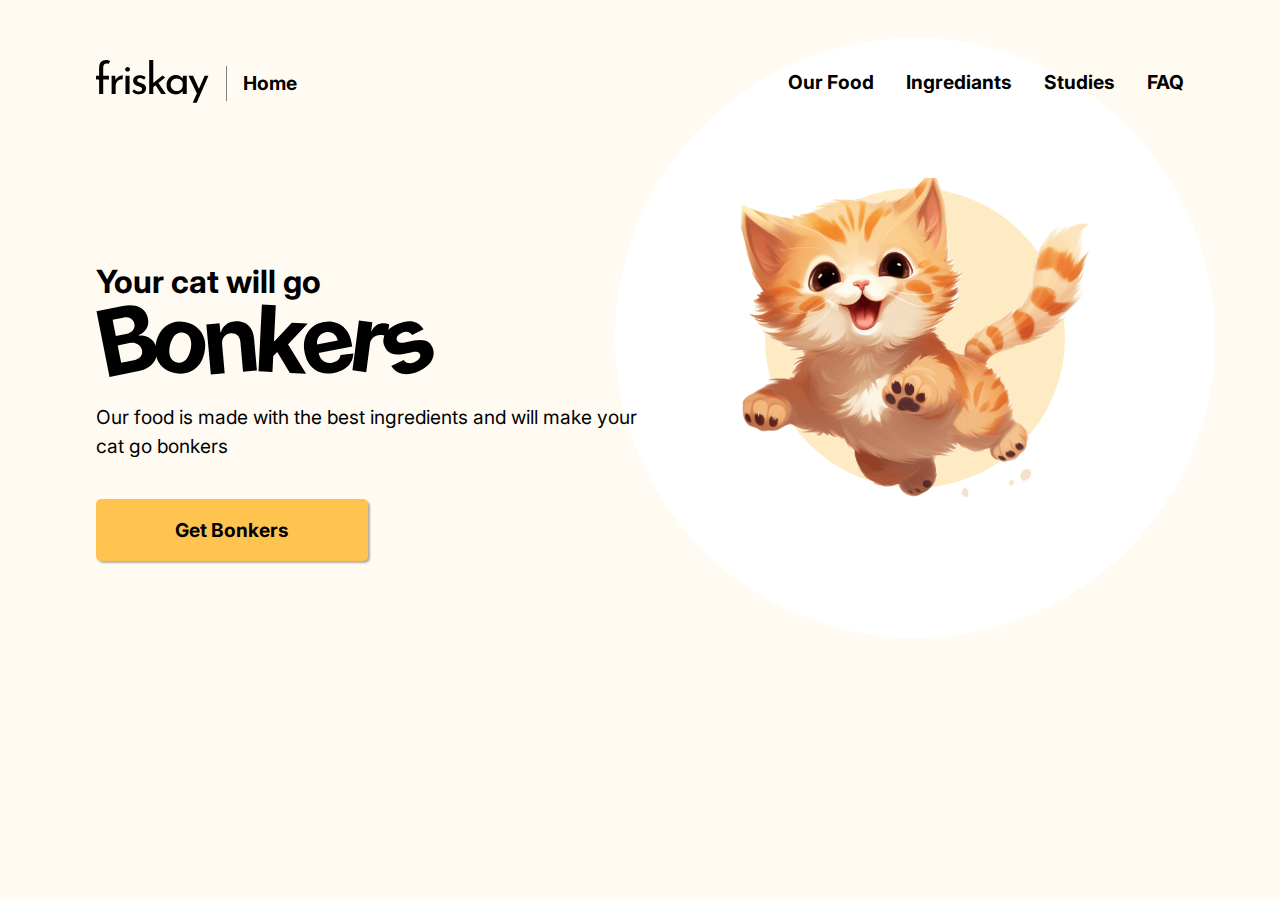
<file: index.html>
<!DOCTYPE html>
<html lang="en">
<head>
    <meta charset="UTF-8">
    <meta name="viewport" content="width=device-width, initial-scale=1.0">
    <title>Kitty Food</title>
    <link rel="preconnect" href="https://fonts.googleapis.com">
    <link rel="preconnect" href="https://fonts.gstatic.com" crossorigin>
    <link href="https://fonts.googleapis.com/css2?family=Inter:ital,opsz,wght@0,14..32,100..900;1,14..32,100..900&display=swap" rel="stylesheet">
    <link rel="stylesheet" href="css/main.css">
</head>
<body>
    <div class="wrap">
        <header>
            <div class="header-left">
                <a href="index.html" class="logo">
                    <img src="media/kitty_kot.svg" alt="Kitty_kot logo">
                </a>
                <div class="divider" class="hide-mobile"></div>
                <a href="#" class="home hide-mobile">Home</a>
            </div>
            <nav>
                <a href="#" class="menu-open hide-desktop">
                    <img src="media/menu.svg" alt="Opne menu">
                </a>
                <ul>
                    <li>
                        <a href="#" class="menu-close hide-desktop" >
                            <img src="media/close.svg" alt="Close menu">
                        </a>
                    </li>
                    <li><a href="ourfood.html">Our Food</a></li>             
                    <li><a href="ingrediants.html">Ingrediants</a></li>             
                    <li><a href="studies.html">Studies</a></li>             
                    <li><a href="faq.html">FAQ</a></li>             
                </ul>
            </nav>
        </header>
        
        <main>
            <h1>Your cat will go <img src="media/bonkers.svg" alt=" Text says bonkers"></h1>
            <p class="subhead">Our food is made with the best 
                ingredients and 
                will make your cat go bonkers
            </p>
            <a href="bonkers.html" class="primary-cta">Get Bonkers</a>
        </main>

        <div class="cat-container">
            <div class="cat">
                <img class="cat-mobile" src="media/cat.png" alt="Cat Illustration">
                <div class="inner-circle"></div>
                <div class="outer-circle"></div>
            </div>
        </div>
    </div> 
    
    <script src="js/script.js"></script>
    
    <!-- <script>

        const menu = document.querySelector('nav ul');
        const menuBtn = document.querySelector('.menu-open');
        const closeBtn = document.querySelector('.menu-close');

        menuBtn.addEventListener('click', () => {
            menu.classList.add('open');

        });

        closeBtn.addEventListener('click', () => {
            menu.classList.remove('open');

        });
    </script>   -->
</body>
</html>

    <!-- <div class="element">
        <a>TEST ELEMENT</a>
    </div> -->
</file>
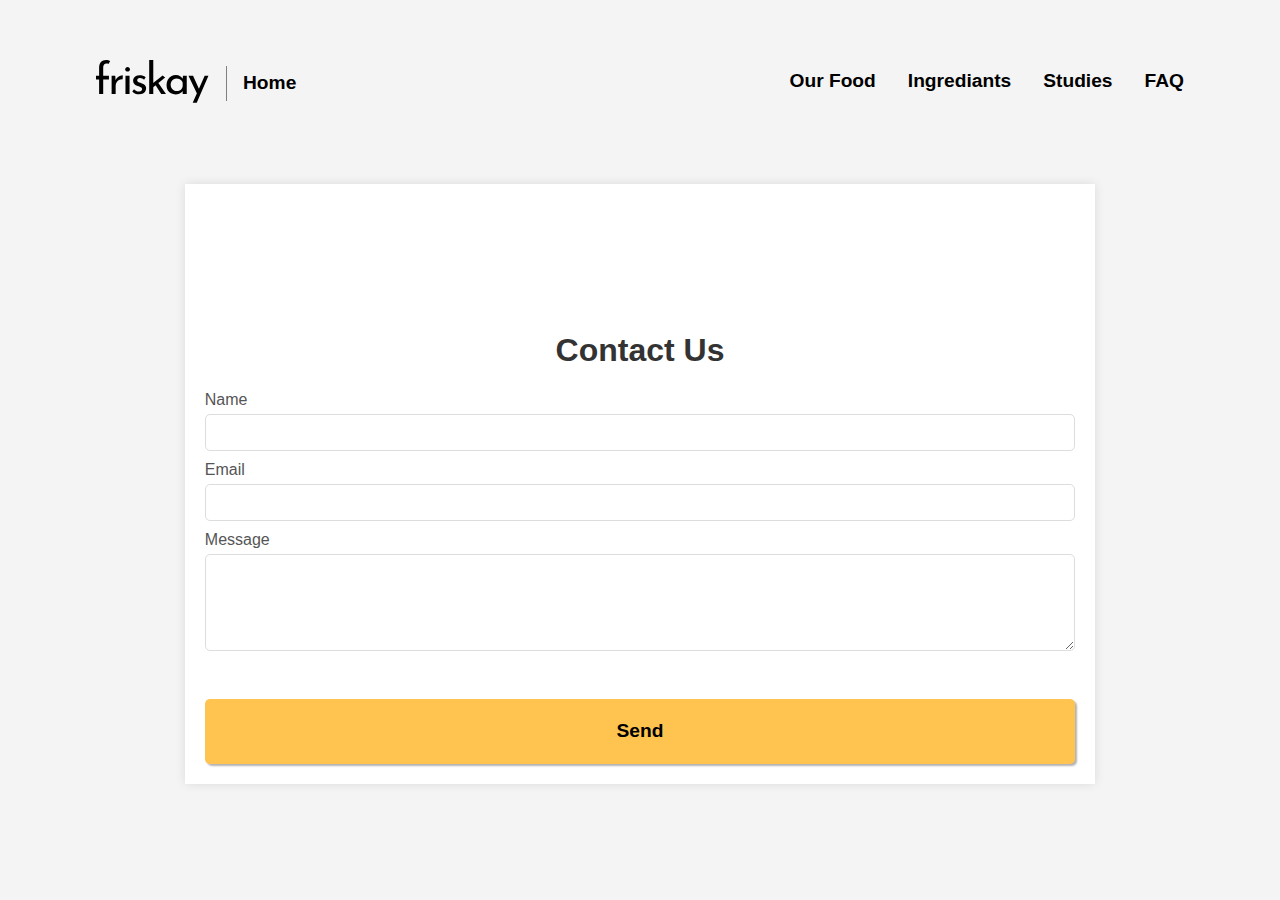
<file: bonkers.html>
<!DOCTYPE html>
<html lang="en">
<head>
    <meta charset="UTF-8">
    <meta name="viewport" content="width=device-width, initial-scale=1.0">
    <title>Contact Us</title>
    <link rel="preconnect" href="https://fonts.gstatic.com" crossorigin>
    <link href="https://fonts.googleapis.com/css2?family=Inter:ital,opsz,wght@0,14..32,100..900;1,14..32,100..900&display=swap" rel="stylesheet">
    <link rel="stylesheet" href="css/main.css">
    <style>
        body {
            font-family: Arial, sans-serif;
            background-color: #f4f4f4;
            margin: 0;
            padding: 0;
        }
        .container {
            width: 80%;
            margin: 0 auto;
            background: #fff;
            padding: 20px;
            box-shadow: 0 0 10px rgba(0, 0, 0, 0.1);
            margin-top: 50px;
        }
        h1 {
            text-align: center;
            color: #333;
        }
        form {
            display: flex;
            flex-direction: column;
        }
        label {
            margin-bottom: 5px;
            color: #555;
        }
        input, textarea {
            margin-bottom: 10px;
            padding: 10px;
            border: 1px solid #ddd;
            border-radius: 5px;
        }
        .but {

            background-color: #ffc44f;
                color: black;
                border-color: transparent;

                width: 100%;
                padding: 1em;

                display: block;
                box-sizing: border-box;
                border-radius: 5px;
                text-decoration: none;
                text-align: center;
                font-weight: bold;
                font-size: 1.2rem;

                margin-top: 2em;
                box-shadow: 2px 2px 2px rgba(0, 0, 0, 0.3);
                transition: background-color 0.3s ease-in-out;
                
                   
            /* padding: 10px;
            border: none;
            background: #333;
            color: #fff;
            border-radius: 5px;
          
            cursor: pointer; */
        }
        .but:hover {
            background-color: #ffb300;
            color: white; }
        
    </style>
</head>
<body>
    <div class="wrap">
        <header>
            <div class="header-left">
                <a href="index.html" class="logo">
                    <img src="media/kitty_kot.svg" alt="Kitty_kot logo">
                </a>
                <div class="divider" class="hide-mobile"></div>
                <a href="#" class="home hide-mobile">Home</a>
            </div>
            <nav>
                <a href="#" class="menu-open hide-desktop">
                    <img src="media/menu.svg" alt="Opne menu">
                </a>
                <ul>
                    <li>
                        <a href="#" class="menu-close hide-desktop" >
                            <img src="media/close.svg" alt="Close menu">
                        </a>
                    </li>
                    <li><a href="ourfood.html">Our Food</a></li>             
                    <li><a href="ingrediants.html">Ingrediants</a></li>             
                    <li><a href="studies.html">Studies</a></li>             
                    <li><a href="faq.html">FAQ</a></li>             
                </ul>
            </nav>
        </header>


    <div class="container">
        <h1>Contact Us</h1>
        <form action="#" method="post">
            <label for="name">Name</label>
            <input type="text" id="name" name="name" required>

            <label for="email">Email</label>
            <input type="email" id="email" name="email" required>

            <label for="message">Message</label>
            <textarea id="message" name="message" rows="5" required></textarea>

            <button class="but" type="submit">Send</button>
        </form>
    </div>

    <script src="js/script.js"></script>
</body>
</html>
</file>
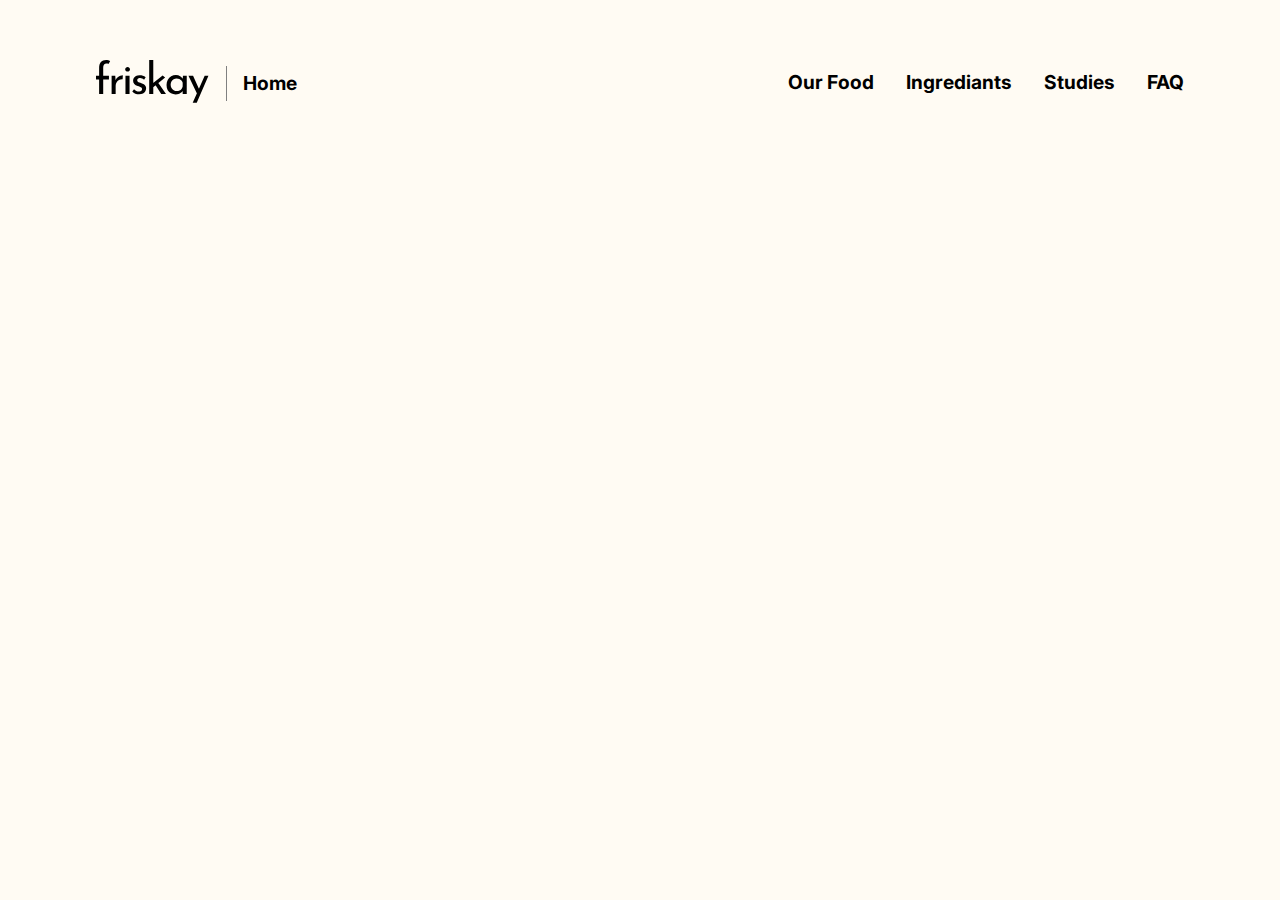
<file: faq.html>
<!DOCTYPE html>
<html lang="en">
<head>
    <meta charset="UTF-8">
    <meta name="viewport" content="width=device-width, initial-scale=1.0">
    <title>Friskay-FAQ</title>
    <link rel="preconnect" href="https://fonts.googleapis.com">
    <link rel="preconnect" href="https://fonts.gstatic.com" crossorigin>
    <link href="https://fonts.googleapis.com/css2?family=Inter:ital,opsz,wght@0,14..32,100..900;1,14..32,100..900&display=swap" rel="stylesheet">
    <link rel="stylesheet" href="css/main.css">
</head>
<body>
    <div class="wrap">
        <header>
            <div class="header-left">
                <a href="index.html" class="logo">
                    <img src="media/kitty_kot.svg" alt="Kitty_kot logo">
                </a>
                <div class="divider" class="hide-mobile"></div>
                <a href="#" class="home hide-mobile">Home</a>
            </div>
            <nav>
                <a href="#" class="menu-open hide-desktop">
                    <img src="media/menu.svg" alt="Opne menu">
                </a>
                <ul>
                    <li>
                        <a href="#" class="menu-close hide-desktop" >
                            <img src="media/close.svg" alt="Close menu">
                        </a>
                    </li>
                    <li><a href="ourfood.html">Our Food</a></li>             
                    <li><a href="ingrediants.html">Ingrediants</a></li>             
                    <li><a href="studies.html">Studies</a></li>             
                    <li><a href="faq.html">FAQ</a></li>             
                </ul>
            </nav>
        </header>


        <script src="js/script.js"></script>
    
</body>
</html>
</file>
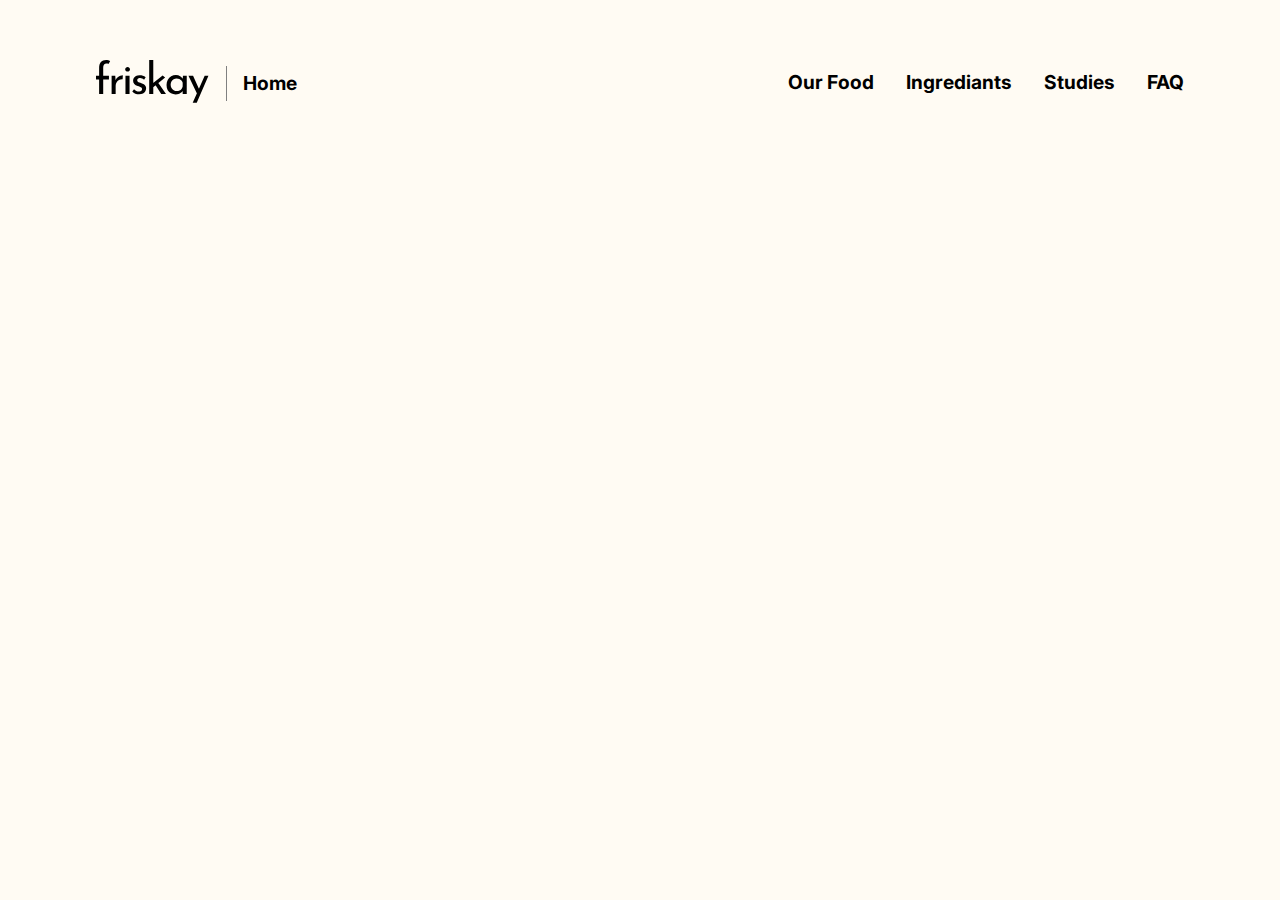
<file: ingrediants.html>
<!DOCTYPE html>
<html lang="en">
<head>
    <meta charset="UTF-8">
    <meta name="viewport" content="width=device-width, initial-scale=1.0">
    <title>Friskay-Ingrediants</title>
    <link rel="preconnect" href="https://fonts.googleapis.com">
    <link rel="preconnect" href="https://fonts.gstatic.com" crossorigin>
    <link href="https://fonts.googleapis.com/css2?family=Inter:ital,opsz,wght@0,14..32,100..900;1,14..32,100..900&display=swap" rel="stylesheet">
    <link rel="stylesheet" href="css/main.css">
</head>
<body>
    <div class="wrap">
        <header>
            <div class="header-left">
                <a href="index.html" class="logo">
                    <img src="media/kitty_kot.svg" alt="Kitty_kot logo">
                </a>
                <div class="divider" class="hide-mobile"></div>
                <a href="#" class="home hide-mobile">Home</a>
            </div>
            <nav>
                <a href="#" class="menu-open hide-desktop">
                    <img src="media/menu.svg" alt="Opne menu">
                </a>
                <ul>
                    <li>
                        <a href="#" class="menu-close hide-desktop" >
                            <img src="media/close.svg" alt="Close menu">
                        </a>
                    </li>
                    <li><a href="ourfood.html">Our Food</a></li>             
                    <li><a href="ingrediants.html">Ingrediants</a></li>             
                    <li><a href="studies.html">Studies</a></li>             
                    <li><a href="faq.html">FAQ</a></li>             
                </ul>
            </nav>
        </header>


        <script src="js/script.js"></script>
    
</body>
</html>
</file>
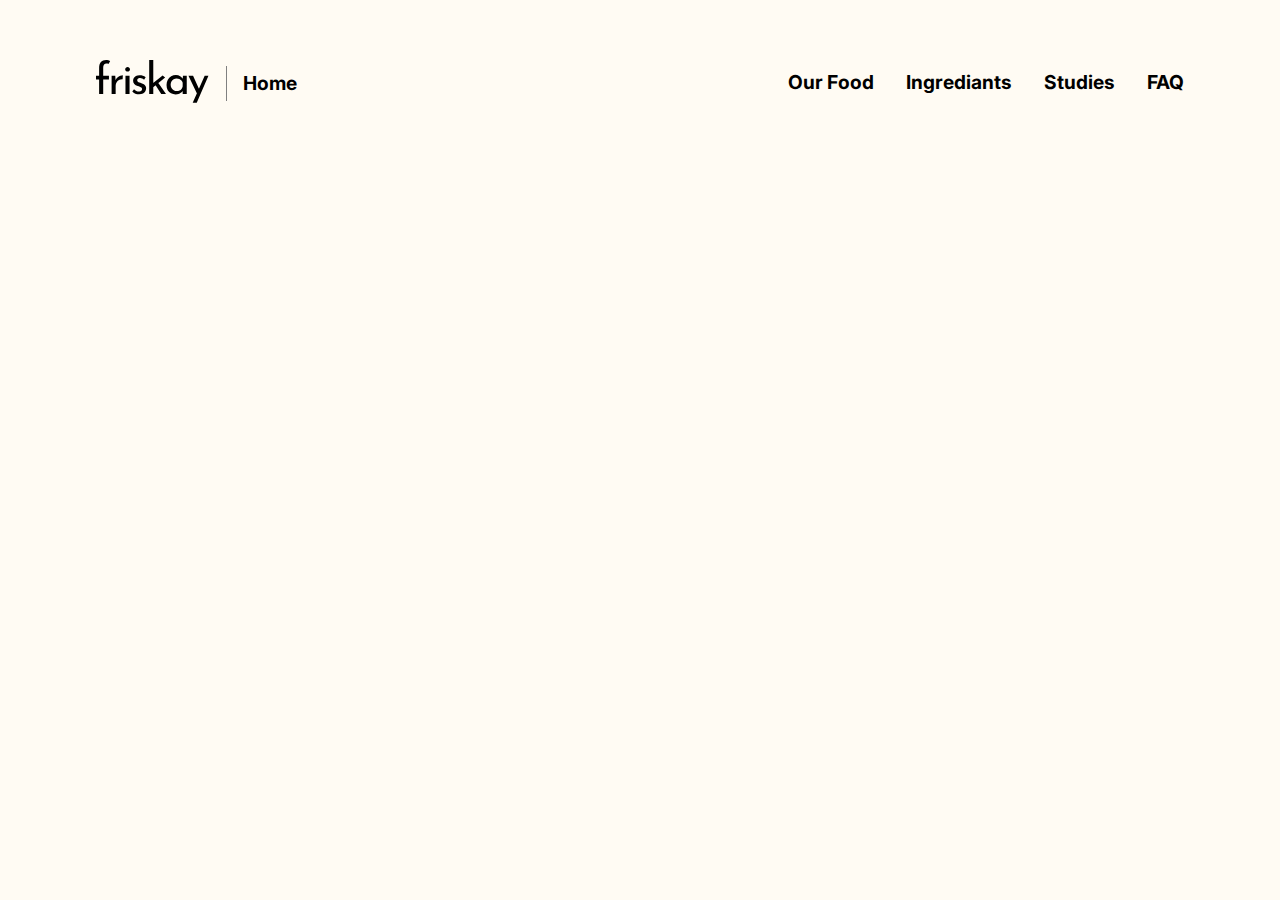
<file: ourfood.html>
<!DOCTYPE html>
<html lang="en">
<head>
    <meta charset="UTF-8">
    <meta name="viewport" content="width=device-width, initial-scale=1.0">
    <title>Friskay-OurFoods</title>
    <link rel="preconnect" href="https://fonts.googleapis.com">
    <link rel="preconnect" href="https://fonts.gstatic.com" crossorigin>
    <link href="https://fonts.googleapis.com/css2?family=Inter:ital,opsz,wght@0,14..32,100..900;1,14..32,100..900&display=swap" rel="stylesheet">
    <link rel="stylesheet" href="css/main.css">
</head>
<body>
    <div class="wrap">
        <header>
            <div class="header-left">
                <a href="index.html" class="logo">
                    <img src="media/kitty_kot.svg" alt="Kitty_kot logo">
                </a>
                <div class="divider" class="hide-mobile"></div>
                <a href="#" class="home hide-mobile">Home</a>
            </div>
            <nav>
                <a href="#" class="menu-open hide-desktop">
                    <img src="media/menu.svg" alt="Opne menu">
                </a>
                <ul>
                    <li>
                        <a href="#" class="menu-close hide-desktop" >
                            <img src="media/close.svg" alt="Close menu">
                        </a>
                    </li>
                    <li><a href="ourfood.html">Our Food</a></li>             
                    <li><a href="ingrediants.html">Ingrediants</a></li>             
                    <li><a href="studies.html">Studies</a></li>             
                    <li><a href="faq.html">FAQ</a></li>             
                </ul>
            </nav>
        </header>


        <script src="js/script.js"></script>
    
</body>
</html>
</file>
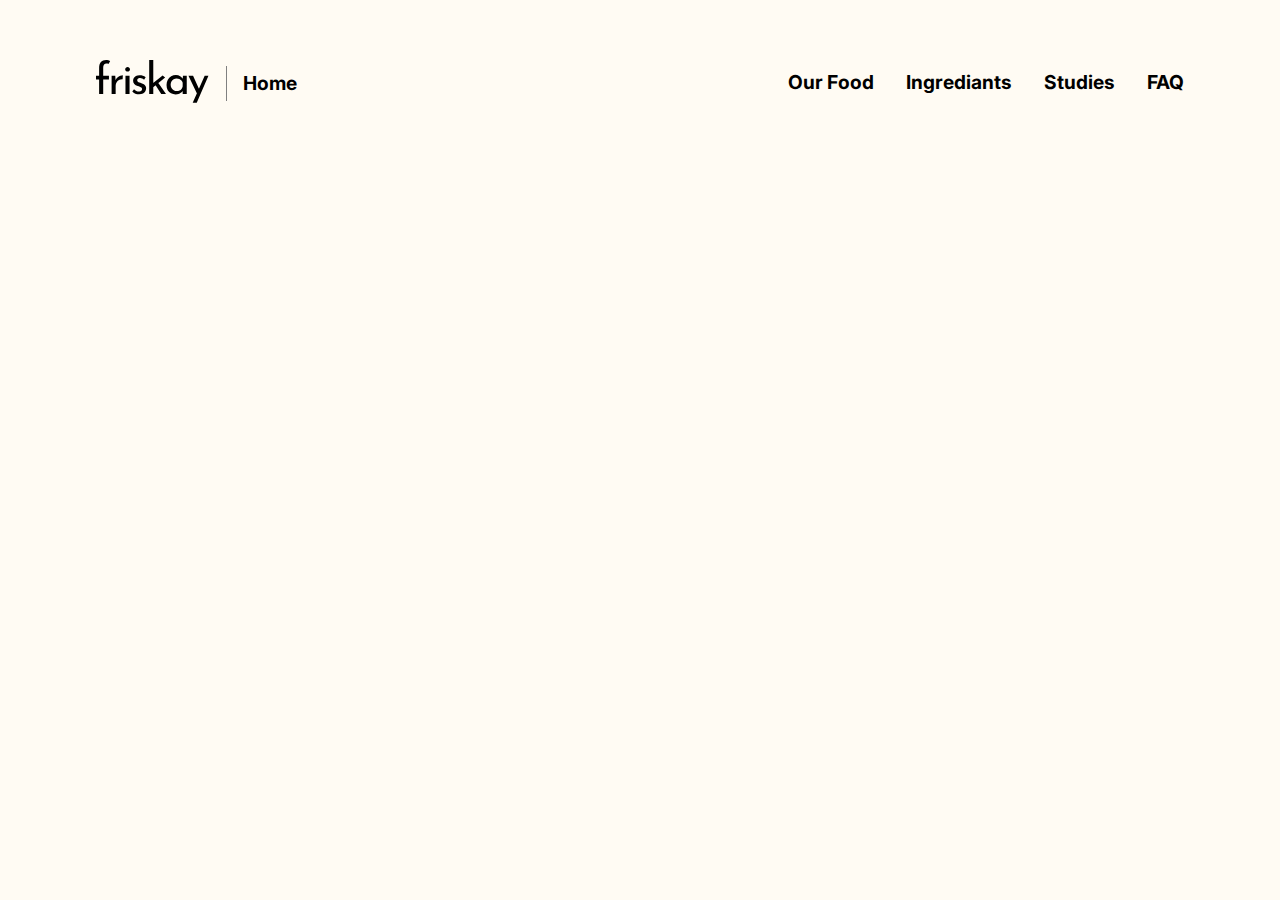
<file: studies.html>
<!DOCTYPE html>
<html lang="en">
<head>
    <meta charset="UTF-8">
    <meta name="viewport" content="width=device-width, initial-scale=1.0">
    <title>Friskay-Studies</title>
    <link rel="preconnect" href="https://fonts.googleapis.com">
    <link rel="preconnect" href="https://fonts.gstatic.com" crossorigin>
    <link href="https://fonts.googleapis.com/css2?family=Inter:ital,opsz,wght@0,14..32,100..900;1,14..32,100..900&display=swap" rel="stylesheet">
    <link rel="stylesheet" href="css/main.css">
</head>
<body>
    <div class="wrap">
        <header>
            <div class="header-left">
                <a href="index.html" class="logo">
                    <img src="media/kitty_kot.svg" alt="Kitty_kot logo">
                </a>
                <div class="divider" class="hide-mobile"></div>
                <a href="#" class="home hide-mobile">Home</a>
            </div>
            <nav>
                <a href="#" class="menu-open hide-desktop">
                    <img src="media/menu.svg" alt="Opne menu">
                </a>
                <ul>
                    <li>
                        <a href="#" class="menu-close hide-desktop" >
                            <img src="media/close.svg" alt="Close menu">
                        </a>
                    </li>
                    <li><a href="ourfood.html">Our Food</a></li>             
                    <li><a href="ingrediants.html">Ingrediants</a></li>             
                    <li><a href="studies.html">Studies</a></li>             
                    <li><a href="faq.html">FAQ</a></li>             
                </ul>
            </nav>
        </header>


        <script src="js/script.js"></script>
    
</body>
</html>
</file>
<file: css/main.css>
.hide-mobile{
    display: none;
}

body{
    background-color: #FFFBF3;
    font-family: 'inter';
    margin: 0;
    padding: 0;
}

.wrap{
    margin: 2em;
}

header{
    display: flex;
    justify-content: space-between;
}


nav ul {
    background-color: white ;
    position: fixed;
    z-index: 999;
    top: 0;
    right: 0;
    margin: 0;
    height: 100vh;
    width: 40%;
    list-style: none;
    text-align: right;
    padding: 0 2em;
    
    li{
        margin: 2em 0;
        
        &:nth-of-type(1){
            margin-bottom: 4em;
            }

        a{
            text-decoration: none;
            color: black;
            font-weight: bold;
            font-size: 1.5rem;
            &:hover{
                color: #ffc44f;                
            }
        }
    }
    transform: translateX(100%);
    transition: transform 0.3s ease-in-out;
}

.open {
    transform: translateX(0%);
}
.close {
    transform: translateX(100%);
}



h1, p { 
    text-align: center;
}

h1 { 
    margin-top: 4em;

    img {
        display:block;
        margin: 0 auto;
    }
}
p {
    font-size: 1.2rem;
    line-height: 1.5;
}

a.primary-cta {

    background-color: #ffc44f;
    color: black;

    width: 100%;
    padding: 1em;

    display: block;
    box-sizing: border-box;
    border-radius: 5px;
    text-decoration: none;
    text-align: center;
    font-weight: bold;
    font-size: 1.2rem;

    margin-top: 2em;
    box-shadow: 2px 2px 2px rgba(0, 0, 0, 0.3);
    transition: background-color 0.3s ease-in-out;
    &:hover {
        background-color: #ffb300;
        color: white;
    }
    
}


.cat {
    position:relative;
    height: 280px;
    width: 100%;
    margin-top: 3em;
    
    img {
        top: 10%;
        left: 0;
        width: 70%;
        position: absolute;
        left: 50%;
        transform: translateX(-50%);
        
        
    }

    .cat-mobile{
        position: absolute;
        left: 50%;
        top: 50%;
        transform: translate(-50%, -50%);
    }

    .cat-mobile {
        max-width: 250px;
        height: auto;
        z-index: 0;
    }

    .inner-circle, .outer-circle {
        position: absolute;
        border-radius: 50%;
        left: 50%;
        top: 50%;
        transform: translate(-50%, -50%);
        
    }

    .inner-circle {
        width: 200px;
        height: 200px;
        background-color: #ffebc3;
        z-index: -1;
    }

    .outer-circle {
        width: 300px;
        height: 300px;
        background-color: #ffffff;
        z-index: -2;
    }
}

@media (min-width: 820px) {
    /* body {
        background-color: turquoise;
    } */

    .wrap{
        margin: 2em 4em 2em 4em;
    }

    .hide-desktop{
        display: none;
    }

    .hide-mobile
    {
        display: block;
    }

    .header-left{
        display: flex;
        justify-content: space-between;
        align-items: center;
        gap: 1em;
        
        .divider{
            height: 35px;
            width: 1px;
            border-right: 1px solid grey;
        }

        .home {
            text-decoration: none;
            color: black;
            font-weight: bold;
            font-size: 1.2rem;
            &:hover{
                color: #ffc44f;                
            }
        }
    }

    nav ul {
        position: unset;
        display: flex;
        justify-content: space-between;
        width: 100%;
        background: none;
        gap: 2em;
        padding: 0;
        height: auto;
        width: auto;
        transform: translate(0%);
        margin-top: 2.4em;
        
       li {
            margin: 0;
            a{
                font-size: 1.2rem;
            }
        } 
    }
    
}

@media (min-width: 1024px) {
        .wrap{
            margin: 2em 6em 2em 6em;
        }
        
        main {
            width: 50%;

            h1, p { 
                text-align: left;
            }
        
            h1 img {
                margin: 0;
            }
        
            h1 {
                font-size: 2em;
            }

            a.primary-cta {
                width: 50%;
            }

        }

        .cat-container {
            width: 50%;
            right: 3.5%;
            top: 22%;
            position: absolute;
            z-index: -1;
            

            .cat {
                margin-top: 0em;
            }

            /* .inner-circle, .outer-circle {
                position: absolute;
                border-radius: 50%;
                left: 50%;
                top: 50%;
                transform: translate(-50%, -50%);
            }  */
            .inner-circle {
            width: 300px;
            height: 300px;
            }

            .outer-circle {
                width: 600px;
                height: 600px;
            }   

            .cat-mobile {
                max-width: 350px;
                height: auto;
                z-index: 0;
            }   
        }
}

@media (min-width: 1400px) {
    
    main {
                
        width: 40%;
        margin: 0 1%;
    }

    .cat-container {
        width: 50%;
        top: 25%;
        margin: 1%;
    }
    .cat {
            .inner-circle {
            width: 400px;
            height: 400px;
             }
    
            .outer-circle {
                width: 800px;
                height: 800px;
            }  
            
            .cat-mobile {
                max-width: 450px;
                height: auto;
                z-index: 0;
            }
    }
}

/* .element {
    margin: 4em 2em 4em 2em;
    width: auto;
    height: auto;
    padding: 20px;

    text-align: center;
    font-weight: bold;
    font-size: 1.2rem;

    border: 10px solid black;
    
  }    */
</file>
